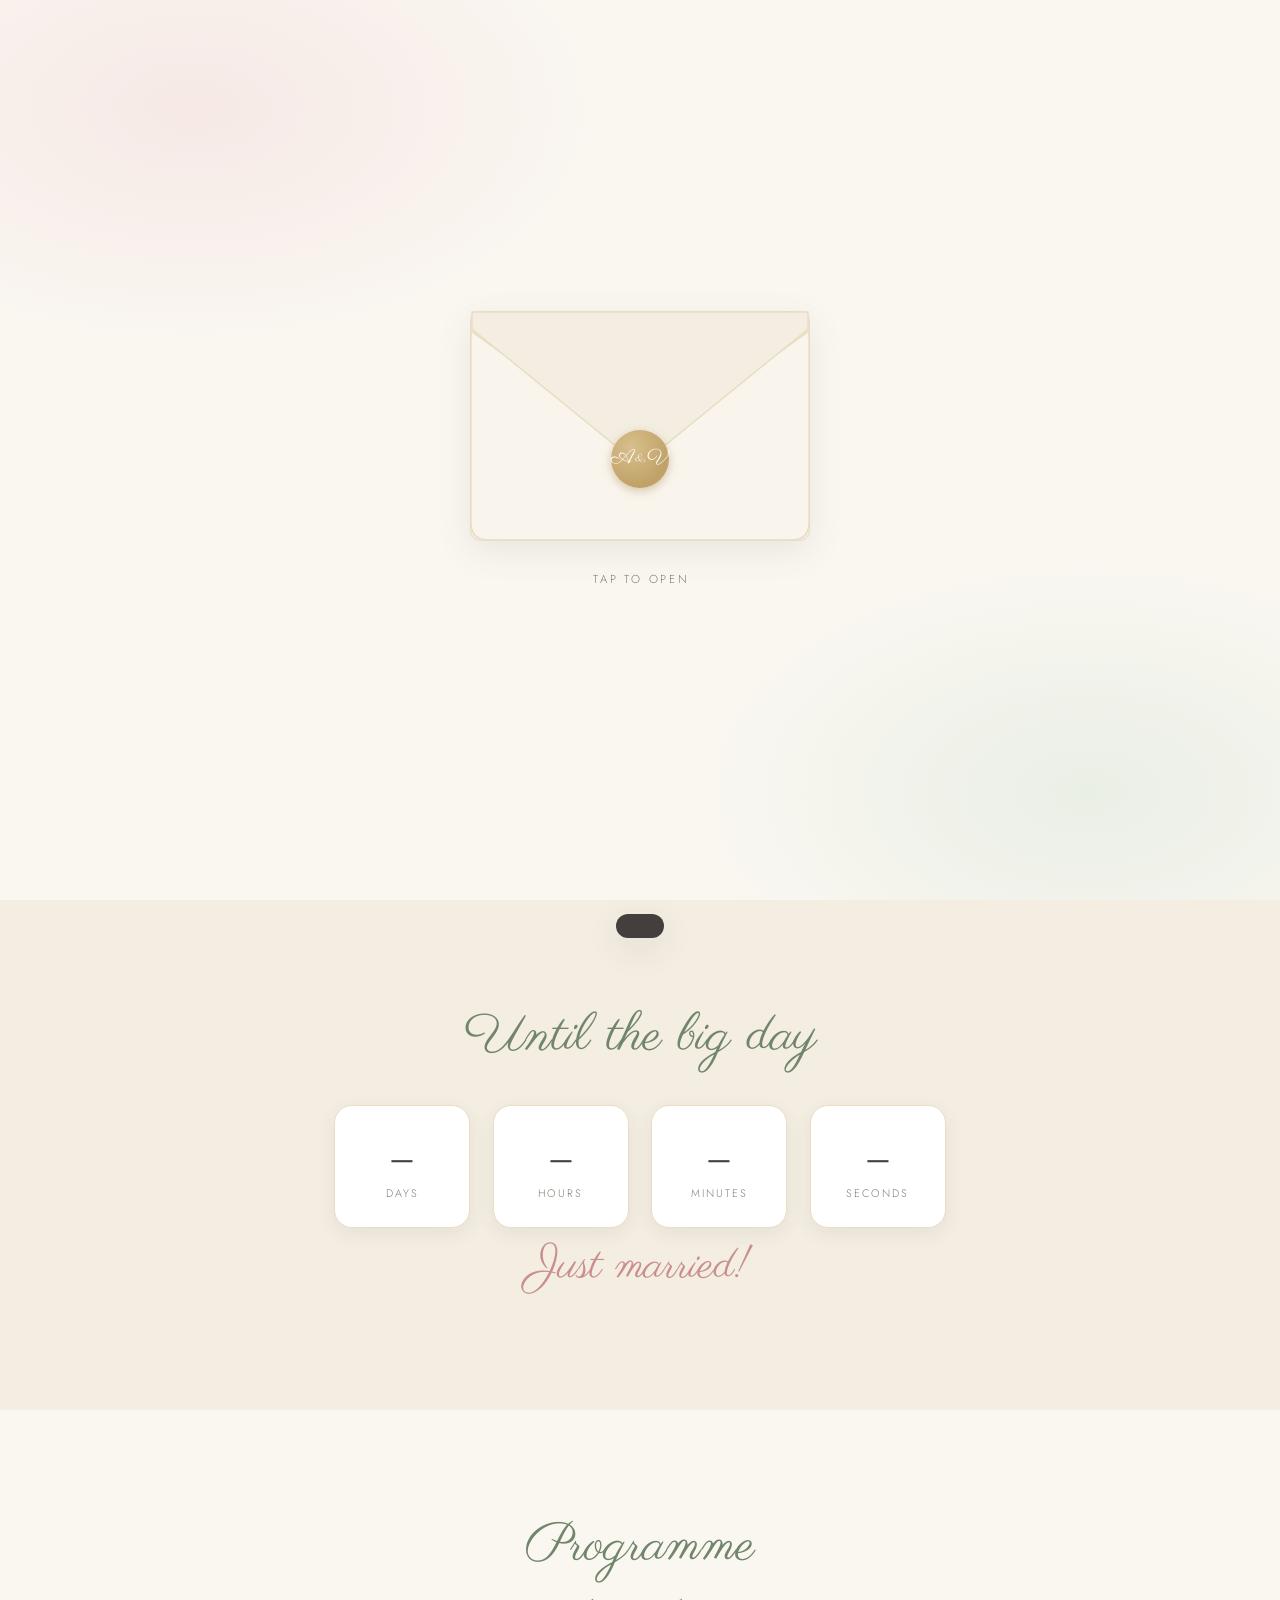
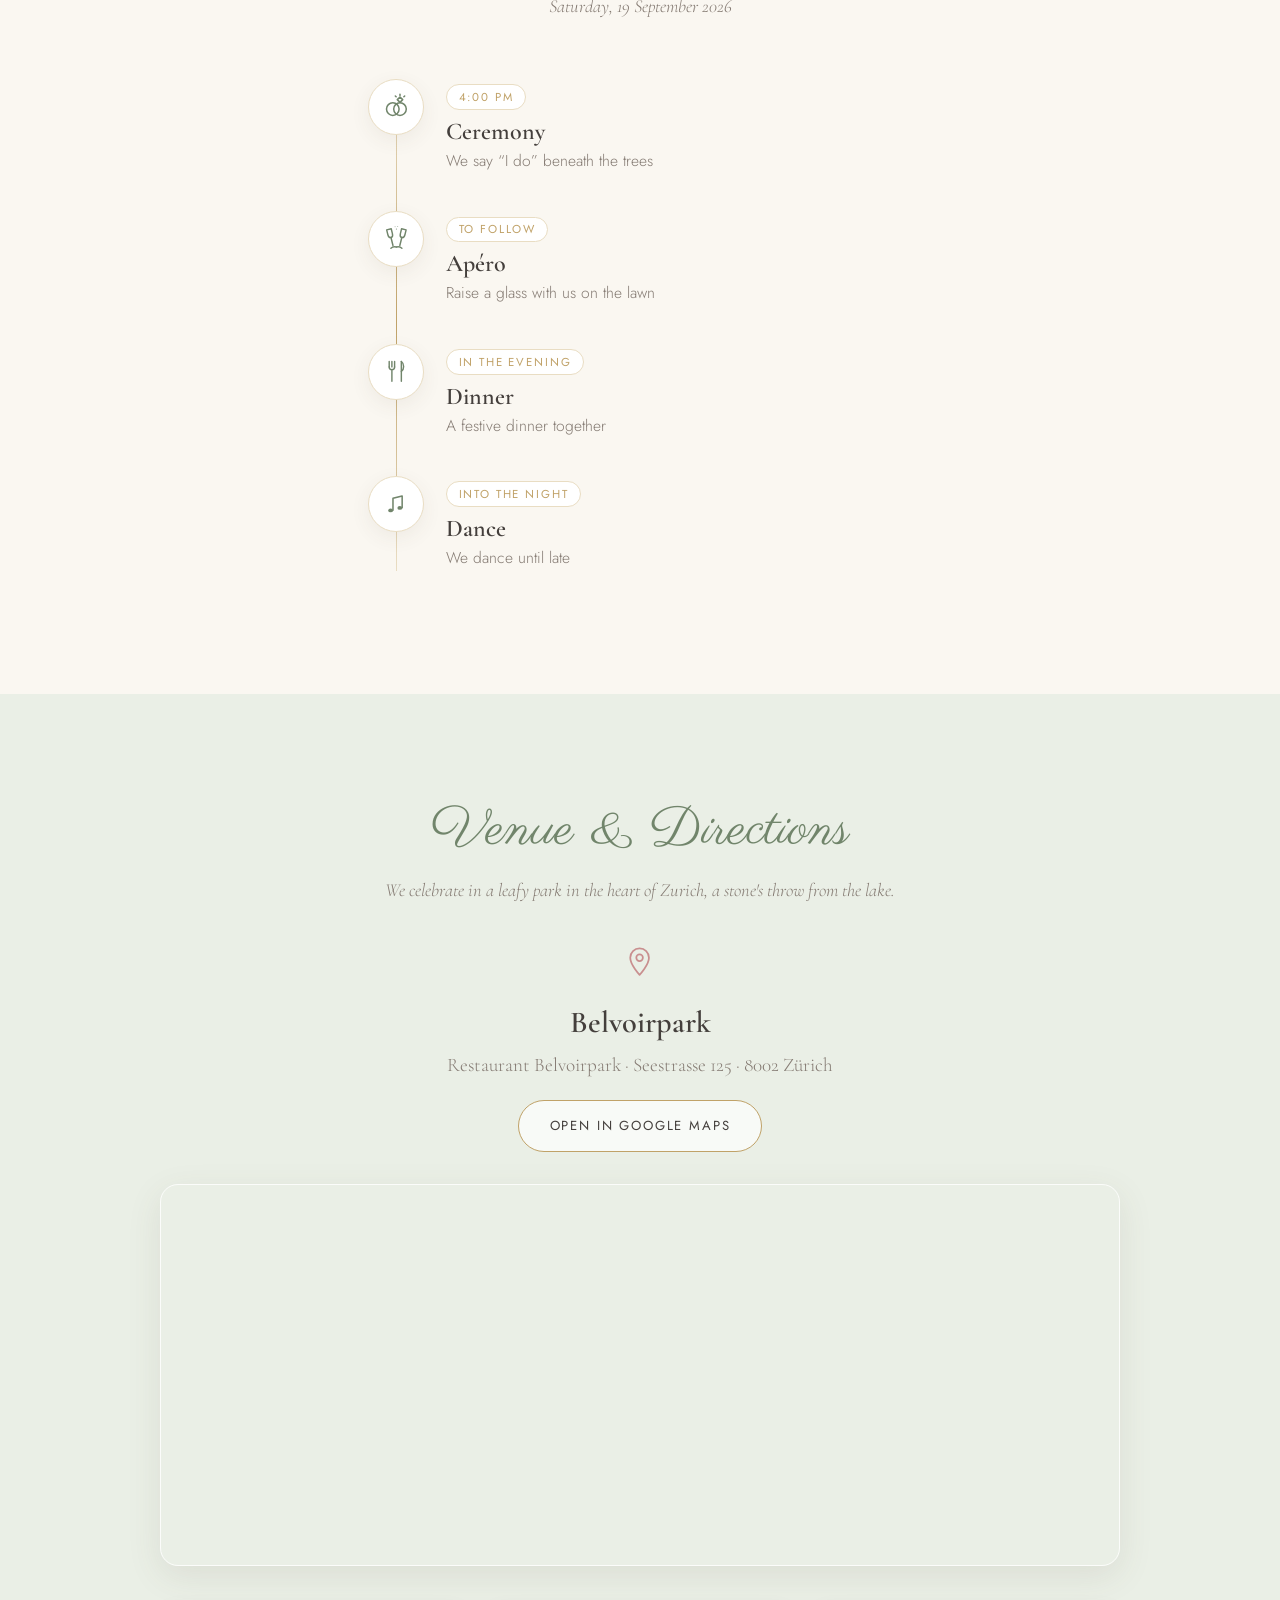
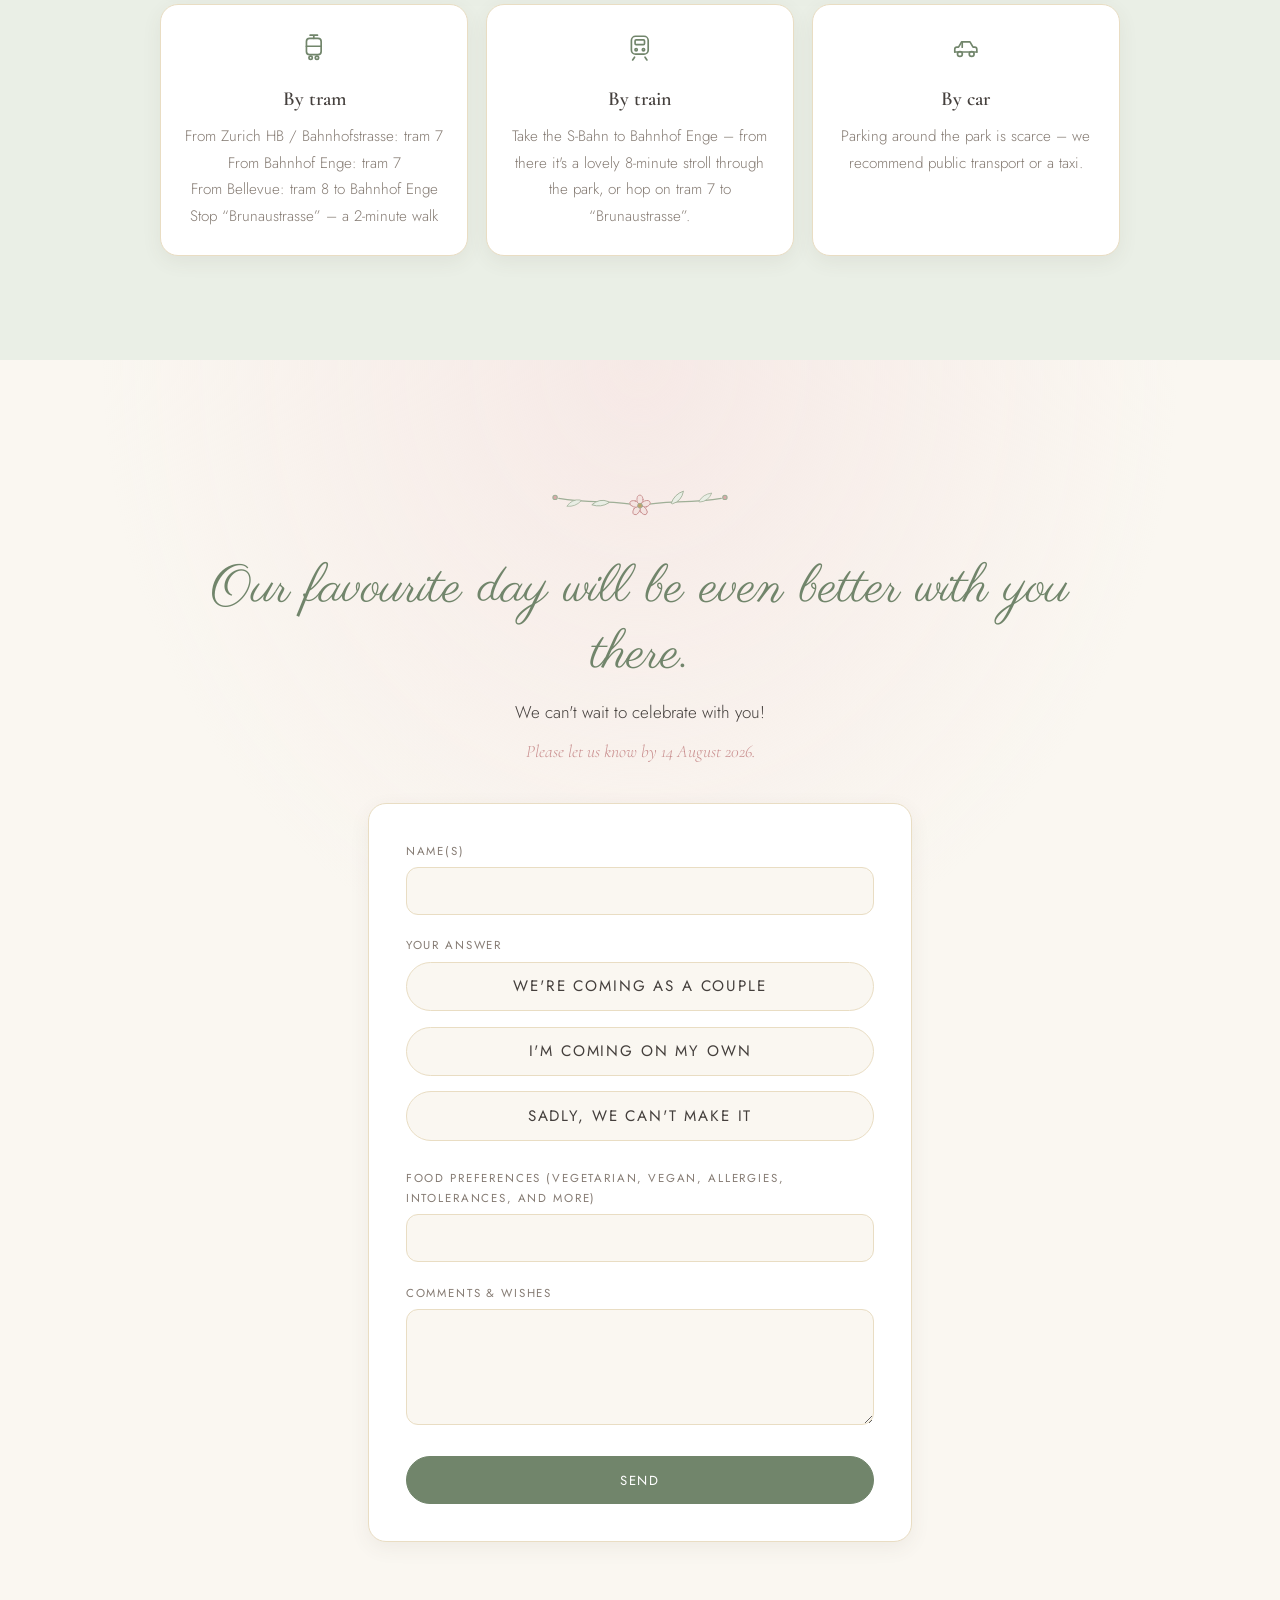
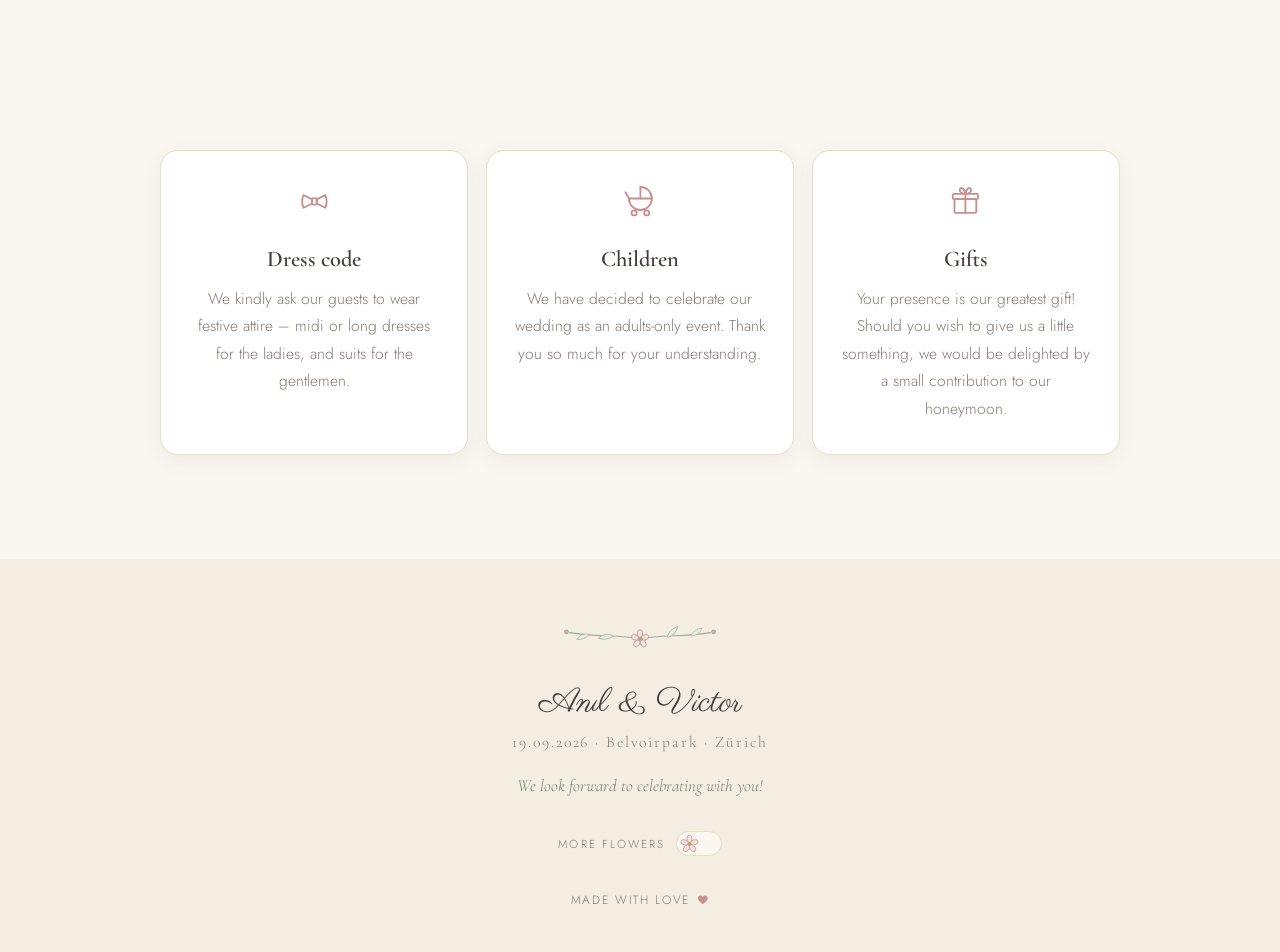
<file: index.html>
<!DOCTYPE html>
<html lang="de">
<head>
  <meta charset="UTF-8">
  <meta name="viewport" content="width=device-width, initial-scale=1.0">
  <title>Anıl &amp; Victor · 19. September 2026</title>
  <meta name="description" content="Anıl & Victor heiraten – 19. September 2026, Belvoirpark, Zürich. Save the date!">
  <meta property="og:title" content="Anıl & Victor · 19. September 2026">
  <meta property="og:description" content="Wir heiraten! Belvoirpark, Zürich – Save the date.">
  <meta property="og:type" content="website">
  <link rel="icon" href='data:image/svg+xml,<svg xmlns="http://www.w3.org/2000/svg" viewBox="0 0 32 32"><circle cx="16" cy="16" r="5" fill="%23C0A268"/><g fill="%23DBA9A9"><ellipse cx="16" cy="6.5" rx="4" ry="5.5"/><ellipse cx="16" cy="25.5" rx="4" ry="5.5"/><ellipse cx="6.5" cy="16" rx="5.5" ry="4"/><ellipse cx="25.5" cy="16" rx="5.5" ry="4"/></g><circle cx="16" cy="16" r="4" fill="%23C0A268"/></svg>'>
  <link rel="preconnect" href="https://fonts.googleapis.com">
  <link rel="preconnect" href="https://fonts.gstatic.com" crossorigin>
  <link href="https://fonts.googleapis.com/css2?family=Parisienne&family=Cormorant+Garamond:ital,wght@0,400;0,500;0,600;1,400&family=Jost:wght@300;400;500&display=swap" rel="stylesheet">
  <link rel="stylesheet" href="css/style.css">
</head>
<body>

  <!-- ══ SVG symbol library (ornaments + icons) ══ -->
  <svg class="svg-defs" aria-hidden="true" focusable="false">
    <defs>
      <g id="orn-leaf">
        <path d="M0 0 Q9 -13 26 -14 Q18 2 2 2 Z" fill="#E9EEE5" stroke="#9FAF97" stroke-width="1.4" stroke-linejoin="round"/>
      </g>
      <g id="orn-flower">
        <g fill="#F4E3E0" stroke="#C98F8F" stroke-width="1.3">
          <ellipse cx="0" cy="-9" rx="4.6" ry="7"/>
          <ellipse cx="0" cy="-9" rx="4.6" ry="7" transform="rotate(72)"/>
          <ellipse cx="0" cy="-9" rx="4.6" ry="7" transform="rotate(144)"/>
          <ellipse cx="0" cy="-9" rx="4.6" ry="7" transform="rotate(216)"/>
          <ellipse cx="0" cy="-9" rx="4.6" ry="7" transform="rotate(288)"/>
        </g>
        <circle cx="0" cy="0" r="3.6" fill="#C0A268"/>
      </g>
      <g id="orn-bud">
        <circle r="2.6" fill="#DBA9A9"/>
      </g>

      <!-- Corner branch: curved stem with leaves, blossoms and buds -->
      <g id="orn-corner" fill="none" stroke="#9FAF97" stroke-width="1.6" stroke-linecap="round">
        <path d="M8 312 C70 268 108 214 118 148 C124 108 120 66 106 28"/>
        <path d="M104 190 C140 178 168 180 196 196"/>
        <path d="M117 110 C148 96 176 94 206 104"/>
        <use href="#orn-leaf" transform="translate(48 282) rotate(-50)"/>
        <use href="#orn-leaf" transform="translate(74 252) rotate(-58) scale(0.9)"/>
        <use href="#orn-leaf" transform="translate(97 216) rotate(-66)"/>
        <use href="#orn-leaf" transform="translate(112 178) rotate(-74) scale(0.85)"/>
        <use href="#orn-leaf" transform="translate(150 182) rotate(6) scale(0.8)"/>
        <use href="#orn-leaf" transform="translate(172 186) rotate(14) scale(0.7)"/>
        <use href="#orn-leaf" transform="translate(150 98) rotate(-4) scale(0.8)"/>
        <use href="#orn-leaf" transform="translate(178 97) rotate(6) scale(0.7)"/>
        <use href="#orn-flower" transform="translate(120 132) scale(1.15)"/>
        <use href="#orn-flower" transform="translate(202 200) scale(0.85)"/>
        <use href="#orn-flower" transform="translate(108 40) scale(0.9)"/>
        <use href="#orn-bud" transform="translate(212 106)"/>
        <use href="#orn-bud" transform="translate(30 296)"/>
        <use href="#orn-bud" transform="translate(122 90)"/>
      </g>

      <!-- Horizontal sprig divider -->
      <g id="orn-divider" fill="none" stroke="#9FAF97" stroke-width="1.4" stroke-linecap="round">
        <path d="M130 30 C104 24 76 28 42 22"/>
        <path d="M130 30 C156 24 184 28 218 22"/>
        <use href="#orn-leaf" transform="translate(96 27) rotate(-158) scale(0.62)"/>
        <use href="#orn-leaf" transform="translate(66 25) rotate(-172) scale(0.55)"/>
        <use href="#orn-leaf" transform="translate(164 27) rotate(-16) scale(0.62)"/>
        <use href="#orn-leaf" transform="translate(194 25) rotate(-4) scale(0.55)"/>
        <use href="#orn-flower" transform="translate(130 30) scale(0.72)"/>
        <use href="#orn-bud" transform="translate(38 21) scale(0.9)"/>
        <use href="#orn-bud" transform="translate(222 21) scale(0.9)"/>
      </g>

      <!-- Intro ring -->
      <g id="orn-ring">
        <circle cx="110" cy="110" r="96" fill="none" stroke="#C0A268" stroke-width="1.6" pathLength="100" class="ring-path"/>
        <g class="ring-sprigs">
          <use href="#orn-flower" transform="translate(110 14) scale(0.8)"/>
          <use href="#orn-leaf" transform="translate(96 16) rotate(-195) scale(0.55)"/>
          <use href="#orn-leaf" transform="translate(124 16) rotate(15) scale(0.55)"/>
          <use href="#orn-flower" transform="translate(110 206) scale(0.65)"/>
        </g>
      </g>

      <!-- Line icons -->
      <g id="icon-rings" fill="none" stroke="currentColor" stroke-width="1.7" stroke-linecap="round" stroke-linejoin="round">
        <circle cx="12" cy="19" r="7"/>
        <circle cx="20" cy="19" r="7"/>
        <path d="M20 5.5 l3 3 -3 3 -3 -3 z"/>
        <path d="M20 2.6 v1.2 M14.8 4.4 l0.9 0.9 M25.2 4.4 l-0.9 0.9"/>
      </g>
      <g id="icon-glasses" fill="none" stroke="currentColor" stroke-width="1.6" stroke-linecap="round" stroke-linejoin="round">
        <g transform="translate(10.5 16) rotate(-14)">
          <path d="M-2.6 -11.5 L-2.6 -6 C-2.6 -3 -0.9 -2.2 0 -2.2 C0.9 -2.2 2.6 -3 2.6 -6 L2.6 -11.5 Z"/>
          <path d="M0 -2.2 V7 M-3 9.5 C-1 8.4 1 8.4 3 9.5"/>
        </g>
        <g transform="translate(21.5 16) rotate(14)">
          <path d="M-2.6 -11.5 L-2.6 -6 C-2.6 -3 -0.9 -2.2 0 -2.2 C0.9 -2.2 2.6 -3 2.6 -6 L2.6 -11.5 Z"/>
          <path d="M0 -2.2 V7 M-3 9.5 C-1 8.4 1 8.4 3 9.5"/>
        </g>
        <circle cx="16" cy="4.5" r="0.6" fill="currentColor" stroke="none"/>
        <circle cx="14.5" cy="2" r="0.5" fill="currentColor" stroke="none"/>
        <circle cx="17.5" cy="1.6" r="0.5" fill="currentColor" stroke="none"/>
      </g>
      <g id="icon-dinner" fill="none" stroke="currentColor" stroke-width="1.6" stroke-linecap="round" stroke-linejoin="round">
        <path d="M8 5 v6 M11 5 v6 M14 5 v6"/>
        <path d="M8 11 a3 3 0 0 0 6 0"/>
        <path d="M11 14 V27"/>
        <path d="M21.5 5 V27"/>
        <path d="M21.5 5 c3.4 2.2 3.4 8.8 0 11"/>
      </g>
      <g id="icon-music" stroke="currentColor" fill="none" stroke-width="1.7" stroke-linecap="round" stroke-linejoin="round">
        <path d="M12.2 22.5 V9.2 L22.4 6.6 V19.7"/>
        <ellipse cx="9.6" cy="22.7" rx="2.7" ry="2.1" fill="currentColor" stroke="none"/>
        <ellipse cx="19.8" cy="19.9" rx="2.7" ry="2.1" fill="currentColor" stroke="none"/>
      </g>
      <g id="icon-tram" fill="none" stroke="currentColor" stroke-width="1.6" stroke-linecap="round" stroke-linejoin="round">
        <rect x="9" y="7" width="14" height="15.5" rx="3"/>
        <path d="M9 14.5 h14"/>
        <path d="M16 7 V4 M12.5 4 h7"/>
        <circle cx="13" cy="25.5" r="1.6"/>
        <circle cx="19" cy="25.5" r="1.6"/>
      </g>
      <g id="icon-train" fill="none" stroke="currentColor" stroke-width="1.6" stroke-linecap="round" stroke-linejoin="round">
        <rect x="8" y="5" width="16" height="17" rx="4"/>
        <rect x="11.5" y="8.5" width="9" height="4.5" rx="1"/>
        <circle cx="12.5" cy="17.8" r="1.1"/>
        <circle cx="19.5" cy="17.8" r="1.1"/>
        <path d="M11 25 l-1.8 2.6 M21 25 l1.8 2.6"/>
      </g>
      <g id="icon-car" fill="none" stroke="currentColor" stroke-width="1.6" stroke-linecap="round" stroke-linejoin="round">
        <path d="M5.5 20 v-2.6 c0 -1.1 0.9 -2 2 -2 h1.6 l2.9 -5 h8 l2.9 5 h1.6 c1.1 0 2 0.9 2 2 V20"/>
        <path d="M5.5 20 h21"/>
        <path d="M12.6 10.4 V15.4"/>
        <circle cx="10.4" cy="21.8" r="2.3"/>
        <circle cx="21.6" cy="21.8" r="2.3"/>
      </g>
      <g id="icon-dress" fill="none" stroke="currentColor" stroke-width="1.6" stroke-linecap="round" stroke-linejoin="round">
        <path d="M6.5 10.5 L14 14.2 V17.8 L6.5 21.5 C5 18 5 14 6.5 10.5 Z"/>
        <path d="M25.5 10.5 L18 14.2 V17.8 L25.5 21.5 C27 18 27 14 25.5 10.5 Z"/>
        <rect x="14" y="13.2" width="4" height="5.6" rx="1.2"/>
      </g>
      <g id="icon-gift" fill="none" stroke="currentColor" stroke-width="1.6" stroke-linecap="round" stroke-linejoin="round">
        <rect x="6.5" y="14" width="19" height="12" rx="1.2"/>
        <rect x="5" y="9.5" width="22" height="4.5" rx="1.2"/>
        <path d="M16 9.5 V26"/>
        <path d="M16 9.5 C12.5 9.5 10.4 7.2 11.2 5.2 C12 3.4 15 4.2 16 9.5 Z"/>
        <path d="M16 9.5 C19.5 9.5 21.6 7.2 20.8 5.2 C20 3.4 17 4.2 16 9.5 Z"/>
      </g>
      <g id="icon-pram" fill="none" stroke="currentColor" stroke-width="1.6" stroke-linecap="round" stroke-linejoin="round">
        <path d="M6 13.5 A10 10 0 0 0 26 13.5 Z"/>
        <path d="M16 3.5 A10 10 0 0 1 26 13.5"/>
        <path d="M16 3.5 V13.5"/>
        <path d="M6 13.5 L3 8"/>
        <circle cx="10.5" cy="26" r="2.2"/>
        <circle cx="21.5" cy="26" r="2.2"/>
      </g>
      <g id="icon-pin" fill="none" stroke="currentColor" stroke-width="1.6" stroke-linecap="round" stroke-linejoin="round">
        <path d="M16 4 a8.5 8.5 0 0 1 8.5 8.5 C24.5 19 16 28 16 28 C16 28 7.5 19 7.5 12.5 A8.5 8.5 0 0 1 16 4 Z"/>
        <circle cx="16" cy="12.5" r="3"/>
      </g>
      <g id="icon-heart">
        <path d="M16 26.5 C8.6 21 4.5 16.6 4.5 11.9 A6 6 0 0 1 16 9.3 A6 6 0 0 1 27.5 11.9 C27.5 16.6 23.4 21 16 26.5 Z" fill="currentColor"/>
      </g>
      <g id="icon-chevron" fill="none" stroke="currentColor" stroke-width="1.8" stroke-linecap="round" stroke-linejoin="round">
        <path d="M9 13 l7 7 7 -7"/>
      </g>
      <g id="icon-camera" fill="none" stroke="currentColor" stroke-width="1.6" stroke-linecap="round" stroke-linejoin="round">
        <rect x="3.5" y="9.5" width="25" height="16.5" rx="2.6"/>
        <path d="M11.4 9.5 L13.2 6.4 h5.6 L20.6 9.5"/>
        <circle cx="16" cy="17.8" r="5"/>
        <circle cx="23.8" cy="13.6" r="0.9" fill="currentColor" stroke="none"/>
      </g>
      <g id="icon-quiz" fill="none" stroke="currentColor" stroke-width="1.6" stroke-linecap="round" stroke-linejoin="round">
        <rect x="4.5" y="5" width="23" height="18" rx="3"/>
        <path d="M11.5 23 v4.3 L16.8 23"/>
        <path d="M12.8 11.4 a3.3 3.3 0 1 1 3.5 3.9 v1.5"/>
        <circle cx="16.3" cy="19.2" r="0.95" fill="currentColor" stroke="none"/>
      </g>
    </defs>
  </svg>

  <!-- ══ Welcome animation: envelope with invitation card ══ -->
  <div class="intro" id="intro">
    <div class="intro-stage">
      <div class="envelope">
        <div class="env-back"></div>
        <div class="env-card">
          <div class="intro-ring-wrap">
            <svg class="intro-ring" viewBox="0 0 220 220" aria-hidden="true"><use href="#orn-ring"/></svg>
            <span class="intro-monogram">A&nbsp;<em>&amp;</em>&nbsp;V</span>
          </div>
          <p class="intro-names">Anıl &amp; Victor</p>
          <p class="intro-date">19 · 09 · 2026</p>
        </div>
        <svg class="env-front" viewBox="0 0 340 230" preserveAspectRatio="none" aria-hidden="true">
          <path d="M1 20 L170 142 L339 20 L339 211 Q339 229 321 229 L19 229 Q1 229 1 211 Z" fill="#FAF5EC" stroke="#E9DDC3" stroke-width="1.5"/>
          <path d="M1 20 L170 142 L339 20" fill="none" stroke="#E9DDC3" stroke-width="1.2" opacity="0.7"/>
        </svg>
        <div class="env-flap">
          <svg viewBox="0 0 340 154" preserveAspectRatio="none" aria-hidden="true">
            <path d="M2 1 L338 1 L338 18 L178 148 Q170 154 162 148 L2 18 Z" fill="#F4EEE2" stroke="#E9DDC3" stroke-width="1.5"/>
          </svg>
        </div>
        <div class="env-seal">A<em>&amp;</em>V</div>
      </div>
      <p class="intro-hint" data-i18n="intro.hint">Zum Öffnen tippen</p>
    </div>
  </div>

  <!-- ══ Header with language switch ══ -->
  <header class="site-header" id="siteHeader">
    <a class="header-monogram" href="#top" aria-label="Anıl & Victor">A<em>&amp;</em>V</a>
    <nav class="lang-switch" aria-label="Language">
      <button type="button" data-lang="de" aria-label="Deutsch">DE</button>
      <button type="button" data-lang="tr" aria-label="Türkçe">TR</button>
      <button type="button" data-lang="en" aria-label="English">EN</button>
      <button type="button" data-lang="it" aria-label="Italiano">IT</button>
      <button type="button" data-lang="fr" aria-label="Français">FR</button>
    </nav>
  </header>

  <main id="top">

    <!-- ══ Hero ══ -->
    <section class="hero">
      <svg class="hero-corner tl" viewBox="0 0 320 320" aria-hidden="true"><use href="#orn-corner"/></svg>
      <svg class="hero-corner br" viewBox="0 0 320 320" aria-hidden="true"><use href="#orn-corner"/></svg>
      <div class="bloom-extras" aria-hidden="true">
        <svg class="hero-corner tr" viewBox="0 0 320 320"><use href="#orn-corner"/></svg>
        <svg class="hero-corner bl" viewBox="0 0 320 320"><use href="#orn-corner"/></svg>
        <svg class="bloom-flower" style="left:7%;top:40%;width:28px;animation-duration:5.4s" viewBox="-17 -17 34 34"><use href="#orn-flower"/></svg>
        <svg class="bloom-flower" style="left:15%;top:60%;width:20px;animation-duration:6.3s;animation-delay:-2s" viewBox="-17 -17 34 34"><use href="#orn-flower"/></svg>
        <svg class="bloom-flower" style="left:27%;top:20%;width:18px;animation-duration:4.8s;animation-delay:-1s" viewBox="-17 -17 34 34"><use href="#orn-flower"/></svg>
        <svg class="bloom-flower" style="right:9%;top:34%;width:24px;animation-duration:5.8s;animation-delay:-3s" viewBox="-17 -17 34 34"><use href="#orn-flower"/></svg>
        <svg class="bloom-flower" style="right:17%;top:58%;width:19px;animation-duration:6.6s;animation-delay:-1.4s" viewBox="-17 -17 34 34"><use href="#orn-flower"/></svg>
        <svg class="bloom-flower" style="right:28%;bottom:14%;width:22px;animation-duration:5.1s;animation-delay:-2.6s" viewBox="-17 -17 34 34"><use href="#orn-flower"/></svg>
        <svg class="bloom-flower" style="left:12%;bottom:20%;width:24px;animation-duration:6s;animation-delay:-4s" viewBox="-17 -17 34 34"><use href="#orn-flower"/></svg>
        <svg class="bloom-flower" style="right:6%;bottom:36%;width:17px;animation-duration:4.6s;animation-delay:-.8s" viewBox="-17 -17 34 34"><use href="#orn-flower"/></svg>
        <svg class="bloom-bud" style="left:22%;top:44%;width:8px;animation-duration:5s" viewBox="-3.5 -3.5 7 7"><use href="#orn-bud"/></svg>
        <svg class="bloom-bud" style="right:24%;top:24%;width:7px;animation-duration:5.7s;animation-delay:-2.2s" viewBox="-3.5 -3.5 7 7"><use href="#orn-bud"/></svg>
        <svg class="bloom-bud" style="left:33%;bottom:10%;width:9px;animation-duration:6.2s;animation-delay:-3.4s" viewBox="-3.5 -3.5 7 7"><use href="#orn-bud"/></svg>
        <svg class="bloom-leaf" style="left:5%;top:26%;width:26px;animation-duration:6.8s;animation-delay:-1.8s" viewBox="-1 -16 29 20"><use href="#orn-leaf"/></svg>
        <svg class="bloom-leaf" style="right:13%;bottom:16%;width:24px;animation-duration:5.5s;animation-delay:-2.8s;transform:scaleX(-1)" viewBox="-1 -16 29 20"><use href="#orn-leaf"/></svg>
        <div class="petals">
          <span class="petal" style="--l:4%;--d:11s;--delay:0s;--drift:80px;--s:11px"></span>
          <span class="petal" style="--l:12%;--d:14s;--delay:-6s;--drift:-50px;--s:9px"></span>
          <span class="petal" style="--l:21%;--d:10s;--delay:-3s;--drift:60px;--s:13px"></span>
          <span class="petal" style="--l:30%;--d:13s;--delay:-9s;--drift:-70px;--s:8px"></span>
          <span class="petal" style="--l:38%;--d:12s;--delay:-1.5s;--drift:90px;--s:10px"></span>
          <span class="petal" style="--l:47%;--d:15s;--delay:-7s;--drift:-40px;--s:12px"></span>
          <span class="petal" style="--l:55%;--d:10.5s;--delay:-4.5s;--drift:75px;--s:9px"></span>
          <span class="petal" style="--l:64%;--d:13.5s;--delay:-11s;--drift:-85px;--s:11px"></span>
          <span class="petal" style="--l:72%;--d:11.5s;--delay:-2.5s;--drift:55px;--s:13px"></span>
          <span class="petal" style="--l:81%;--d:14.5s;--delay:-8s;--drift:-60px;--s:8px"></span>
          <span class="petal" style="--l:89%;--d:12.5s;--delay:-5.5s;--drift:70px;--s:10px"></span>
          <span class="petal" style="--l:96%;--d:10.8s;--delay:-1s;--drift:-45px;--s:12px"></span>
        </div>
      </div>
      <div class="hero-content">
        <p class="hero-pre" data-i18n="hero.pre">Wir heiraten</p>
        <h1 class="hero-names">Anıl <span class="amp">&amp;</span> Victor</h1>
        <svg class="orn-divider" viewBox="0 0 260 60" aria-hidden="true"><use href="#orn-divider"/></svg>
        <p class="hero-date" data-i18n="hero.date">19. September 2026</p>
        <p class="hero-venue" data-i18n="hero.venue">Belvoirpark · Zürich</p>
        <div class="hero-actions">
          <a class="btn btn-hero btn-fill" href="https://drive.google.com/drive/folders/1Iy2_ls406eh1OVlYakt6XPRlg2C6gC-g" target="_blank" rel="noopener">
            <svg class="btn-hero-icon" viewBox="0 0 32 32" aria-hidden="true"><use href="#icon-camera"/></svg>
            <span class="btn-hero-text">
              <span class="btn-hero-label" data-i18n="hero.photos">Fotos teilen</span>
              <span class="btn-hero-hint" data-i18n="hero.photosHint">Eure Bilder hochladen</span>
            </span>
          </a>
          <a class="btn btn-hero btn-outline" href="https://kahoot.it" target="_blank" rel="noopener">
            <svg class="btn-hero-icon" viewBox="0 0 32 32" aria-hidden="true"><use href="#icon-quiz"/></svg>
            <span class="btn-hero-text">
              <span class="btn-hero-label" data-i18n="hero.quiz">Quiz spielen</span>
              <span class="btn-hero-hint" data-i18n="hero.quizHint">Kahoot · Hochzeitsquiz</span>
            </span>
          </a>
        </div>
      </div>
      <a class="scroll-cue" href="#countdown" aria-label="Scroll">
        <svg viewBox="0 0 32 32" aria-hidden="true"><use href="#icon-chevron"/></svg>
      </a>
    </section>

    <!-- ══ Countdown ══ -->
    <section class="section countdown-section" id="countdown">
      <div class="section-inner reveal">
        <h2 class="section-title" data-i18n="countdown.title">Bis zum grossen Tag</h2>
        <div class="countdown" id="countdownGrid">
          <div class="count-tile"><span class="count-num" id="cdDays">–</span><span class="count-label" data-i18n="countdown.days">Tage</span></div>
          <div class="count-tile"><span class="count-num" id="cdHours">–</span><span class="count-label" data-i18n="countdown.hours">Stunden</span></div>
          <div class="count-tile"><span class="count-num" id="cdMinutes">–</span><span class="count-label" data-i18n="countdown.minutes">Minuten</span></div>
          <div class="count-tile"><span class="count-num" id="cdSeconds">–</span><span class="count-label" data-i18n="countdown.seconds">Sekunden</span></div>
        </div>
        <p class="countdown-married" id="countdownMarried" data-i18n="countdown.married" hidden>Frisch verheiratet!</p>
      </div>
    </section>

    <!-- ══ Program ══ -->
    <section class="section" id="programm">
      <div class="section-inner reveal">
        <h2 class="section-title" data-i18n="program.title">Programm</h2>
        <p class="section-sub" data-i18n="program.sub">Samstag, 19. September 2026</p>
        <ol class="timeline">
          <li class="tl-item reveal">
            <div class="tl-icon"><svg viewBox="0 0 32 32" aria-hidden="true"><use href="#icon-rings"/></svg></div>
            <div class="tl-body">
              <span class="tl-time" data-i18n="program.t1.time">16:00 Uhr</span>
              <h3 class="tl-name" data-i18n="program.t1.name">Zeremonie</h3>
              <p class="tl-desc" data-i18n="program.t1.desc">Wir geben uns das Ja-Wort im Park</p>
            </div>
          </li>
          <li class="tl-item reveal">
            <div class="tl-icon"><svg viewBox="0 0 32 32" aria-hidden="true"><use href="#icon-glasses"/></svg></div>
            <div class="tl-body">
              <span class="tl-time" data-i18n="program.t2.time">anschliessend</span>
              <h3 class="tl-name" data-i18n="program.t2.name">Apéro</h3>
              <p class="tl-desc" data-i18n="program.t2.desc">Anstossen, Lachen und Sonne im Grünen</p>
            </div>
          </li>
          <li class="tl-item reveal">
            <div class="tl-icon"><svg viewBox="0 0 32 32" aria-hidden="true"><use href="#icon-dinner"/></svg></div>
            <div class="tl-body">
              <span class="tl-time" data-i18n="program.t3.time">am Abend</span>
              <h3 class="tl-name" data-i18n="program.t3.name">Dinner</h3>
              <p class="tl-desc" data-i18n="program.t3.desc">Gemeinsam geniessen wir ein festliches Dinner</p>
            </div>
          </li>
          <li class="tl-item reveal">
            <div class="tl-icon"><svg viewBox="0 0 32 32" aria-hidden="true"><use href="#icon-music"/></svg></div>
            <div class="tl-body">
              <span class="tl-time" data-i18n="program.t4.time">bis in die Nacht</span>
              <h3 class="tl-name" data-i18n="program.t4.name">Tanz</h3>
              <p class="tl-desc" data-i18n="program.t4.desc">Wir tanzen bis spät in die Nacht</p>
            </div>
          </li>
        </ol>
      </div>
    </section>

    <!-- ══ Location ══ -->
    <section class="section location-section" id="location">
      <div class="section-inner reveal">
        <h2 class="section-title" data-i18n="location.title">Ort &amp; Anreise</h2>
        <p class="section-sub" data-i18n="location.sub">Wir feiern im Grünen – mitten in Zürich, ein paar Schritte vom See.</p>
        <div class="venue-card">
          <svg class="venue-pin" viewBox="0 0 32 32" aria-hidden="true"><use href="#icon-pin"/></svg>
          <p class="venue-name">Belvoirpark</p>
          <p class="venue-addr">Restaurant Belvoirpark · Seestrasse 125 · 8002 Zürich</p>
          <a class="btn btn-outline" href="https://maps.google.com/?q=Belvoirpark,+Seestrasse+125,+8002+Z%C3%BCrich" target="_blank" rel="noopener" data-i18n="location.maps">In Google Maps öffnen</a>
        </div>
        <div class="map-wrap">
          <iframe src="https://www.google.com/maps?q=Belvoirpark%2C%20Seestrasse%20125%2C%208002%20Z%C3%BCrich&output=embed" loading="lazy" title="Belvoirpark, Seestrasse 125, 8002 Zürich" allowfullscreen referrerpolicy="no-referrer-when-downgrade"></iframe>
        </div>
        <div class="travel-grid">
          <div class="travel-card reveal">
            <svg viewBox="0 0 32 32" aria-hidden="true"><use href="#icon-tram"/></svg>
            <h3 data-i18n="location.tram.title">Mit dem Tram</h3>
            <p data-i18n="location.tram.text">Ab Zürich HB / Bahnhofstrasse: Tram 7
Ab Bahnhof Enge: Tram 7
Ab Bellevue: Tram 8 bis Bahnhof Enge
Haltestelle «Brunaustrasse» – 2 Gehminuten</p>
          </div>
          <div class="travel-card reveal">
            <svg viewBox="0 0 32 32" aria-hidden="true"><use href="#icon-train"/></svg>
            <h3 data-i18n="location.train.title">Mit dem Zug</h3>
            <p data-i18n="location.train.text">Mit der S-Bahn bis Bahnhof Enge – von dort sind es rund 8 Minuten zu Fuss durch den Park, oder Ihr nehmt das Tram 7 bis «Brunaustrasse».</p>
          </div>
          <div class="travel-card reveal">
            <svg viewBox="0 0 32 32" aria-hidden="true"><use href="#icon-car"/></svg>
            <h3 data-i18n="location.car.title">Mit dem Auto</h3>
            <p data-i18n="location.car.text">Parkplätze rund um den Park sind rar – wir empfehlen die Anreise mit dem ÖV oder dem Taxi.</p>
          </div>
        </div>
      </div>
    </section>

    <!-- ══ RSVP ══ -->
    <section class="section rsvp-section" id="rsvp">
      <div class="section-inner reveal">
        <svg class="orn-divider" viewBox="0 0 260 60" aria-hidden="true"><use href="#orn-divider"/></svg>
        <h2 class="section-title" data-i18n="rsvp.title">Der schönste Tag wird noch schöner mit Euch.</h2>
        <p class="rsvp-text" data-i18n="rsvp.text">Wir freuen uns riesig, mit Euch zu feiern!</p>
        <p class="rsvp-deadline" data-i18n="rsvp.deadline">Bitte gebt uns bis am 14. August 2026 Bescheid.</p>
        <form class="rsvp-form" id="rsvpForm" novalidate>
          <div class="form-field">
            <label for="rsvpName" data-i18n="form.name">Name(n)</label>
            <input type="text" id="rsvpName" name="name" required autocomplete="name">
          </div>
          <fieldset class="form-field form-attend">
            <legend data-i18n="form.attend">Eure Antwort</legend>
            <div class="attend-options">
              <label class="attend-pill">
                <input type="radio" name="attend" value="couple" required>
                <span data-i18n="form.attend.couple">Wir kommen zu zweit</span>
              </label>
              <label class="attend-pill">
                <input type="radio" name="attend" value="single">
                <span data-i18n="form.attend.single">Ich komme alleine</span>
              </label>
              <label class="attend-pill">
                <input type="radio" name="attend" value="no">
                <span data-i18n="form.attend.no">Wir können leider nicht kommen</span>
              </label>
            </div>
          </fieldset>
          <div class="form-field">
            <label for="rsvpAllergies" data-i18n="form.allergies">Essenswünsche (vegetarisch, vegan, Allergien, Unverträglichkeiten &amp; mehr)</label>
            <input type="text" id="rsvpAllergies" name="allergies">
          </div>
          <div class="form-field">
            <label for="rsvpComments" data-i18n="form.comments">Kommentare &amp; Wünsche</label>
            <textarea id="rsvpComments" name="comments" rows="4"></textarea>
          </div>
          <div class="form-field hp-field" aria-hidden="true">
            <label for="rsvpWebsite">Website</label>
            <input type="text" id="rsvpWebsite" name="website" tabindex="-1" autocomplete="off">
          </div>
          <button type="submit" class="btn btn-fill rsvp-submit" id="rsvpSubmit" data-i18n="form.submit">Abschicken</button>
        </form>
        <div class="rsvp-success" id="rsvpSuccess" hidden>
          <svg class="orn-divider" viewBox="0 0 260 60" aria-hidden="true"><use href="#orn-divider"/></svg>
          <p class="rsvp-success-title" data-i18n="form.success.title">Merci vielmal!</p>
          <p class="rsvp-success-text" data-i18n="form.success.text">Eure Antwort ist bei uns angekommen. Wir freuen uns riesig!</p>
        </div>
      </div>
    </section>

    <!-- ══ Dress code & gifts ══ -->
    <section class="section details-section">
      <div class="section-inner">
        <div class="details-grid">
          <div class="card reveal">
            <svg viewBox="0 0 32 32" aria-hidden="true"><use href="#icon-dress"/></svg>
            <h3 data-i18n="dress.title">Dresscode</h3>
            <p data-i18n="dress.text">Wir bitten unsere Gäste um festliche Kleidung – Midi- oder lange Kleider für die Damen, Anzüge für die Herren.</p>
          </div>
          <div class="card reveal">
            <svg viewBox="0 0 32 32" aria-hidden="true"><use href="#icon-pram"/></svg>
            <h3 data-i18n="children.title">Kinder</h3>
            <p data-i18n="children.text">Wir haben uns entschieden, unsere Hochzeit nur mit Erwachsenen zu feiern. Herzlichen Dank für Euer Verständnis.</p>
          </div>
          <div class="card reveal">
            <svg viewBox="0 0 32 32" aria-hidden="true"><use href="#icon-gift"/></svg>
            <h3 data-i18n="gifts.title">Geschenke</h3>
            <p data-i18n="gifts.text">Eure Anwesenheit ist unser grösstes Geschenk! Falls Ihr uns dennoch etwas schenken möchtet, freuen wir uns über einen kleinen Zustupf an unsere Hochzeitsreise.</p>
          </div>
        </div>
      </div>
    </section>

  </main>

  <!-- ══ Footer ══ -->
  <footer class="site-footer">
    <svg class="orn-divider" viewBox="0 0 260 60" aria-hidden="true"><use href="#orn-divider"/></svg>
    <p class="footer-names">Anıl &amp; Victor</p>
    <p class="footer-meta">19.09.2026 · Belvoirpark · Zürich</p>
    <p class="footer-tagline" data-i18n="footer.tagline">Wir freuen uns auf Euch!</p>
    <button type="button" class="bloom-toggle" id="bloomToggle" aria-pressed="false">
      <span class="bloom-label" data-i18n="footer.bloom">Mehr Blüten</span>
      <span class="bloom-switch" aria-hidden="true">
        <span class="bloom-knob"><svg viewBox="-17 -17 34 34"><use href="#orn-flower"/></svg></span>
      </span>
    </button>
    <p class="footer-made">
      <span data-i18n="footer.made">Mit Liebe gemacht</span>
      <svg class="footer-heart" viewBox="0 0 32 32" aria-hidden="true"><use href="#icon-heart"/></svg>
    </p>
  </footer>

  <!-- ══ Toast (RSVP placeholder feedback) ══ -->
  <div class="toast" id="toast" role="status" aria-live="polite"></div>

  <script src="js/translations.js"></script>
  <script src="js/main.js"></script>
</body>
</html>
</file>
<file: css/style.css>
/* ═════════════════════════════════════════════════════════════
   Anil & Victor · Hochzeitswebsite
   Palette: Ivory · Blush · Sage · Gold
   ═════════════════════════════════════════════════════════════ */

:root {
  --ivory: #FAF7F1;
  --ivory-deep: #F3EDE2;
  --blush: #DBA9A9;
  --blush-soft: #F6E9E6;
  --blush-deep: #C98F8F;
  --sage: #9FAF97;
  --sage-deep: #71856B;
  --sage-soft: #EAEFE6;
  --gold: #C0A268;
  --gold-soft: #E9DDC3;
  --ink: #443F3C;
  --ink-soft: #857B73;
  --white: #FFFFFF;

  --script: 'Parisienne', cursive;
  --serif: 'Cormorant Garamond', Georgia, serif;
  --sans: 'Jost', 'Helvetica Neue', sans-serif;

  --shadow: 0 10px 34px rgba(88, 74, 58, 0.10);
  --shadow-soft: 0 6px 20px rgba(88, 74, 58, 0.07);
  --radius: 18px;
}

* { margin: 0; padding: 0; box-sizing: border-box; }

html { scroll-behavior: smooth; }

body {
  font-family: var(--sans);
  font-weight: 300;
  font-size: 1.0625rem;
  line-height: 1.75;
  color: var(--ink);
  background: var(--ivory);
  -webkit-font-smoothing: antialiased;
  overflow-x: hidden;
}

body.no-scroll { overflow: hidden; }

.svg-defs { position: absolute; width: 0; height: 0; overflow: hidden; }

img, svg, iframe { max-width: 100%; }

::selection { background: var(--gold-soft); color: var(--ink); }

/* ═══ Intro overlay ═══════════════════════════════════════════ */

.intro {
  position: fixed;
  inset: 0;
  z-index: 1000;
  display: flex;
  align-items: center;
  justify-content: center;
  background:
    radial-gradient(55% 45% at 15% 12%, var(--blush-soft) 0%, transparent 62%),
    radial-gradient(50% 42% at 85% 88%, var(--sage-soft) 0%, transparent 62%),
    var(--ivory);
  cursor: pointer;
}

.intro-stage { text-align: center; padding: 1rem; }

/* — Envelope — */

.envelope {
  position: relative;
  width: min(340px, 84vw);
  aspect-ratio: 340 / 230;
  margin: 0 auto;
  perspective: 1000px;
}

.intro:not(.opening) .envelope { animation: env-float 3.2s ease-in-out infinite; }

.env-back {
  position: absolute;
  inset: 0;
  border-radius: 10px;
  background: linear-gradient(var(--blush-soft) 0%, var(--blush-soft) 42%, #F1EAE0 42%);
  border: 1px solid var(--gold-soft);
  box-shadow: var(--shadow);
}

.env-front {
  position: absolute;
  inset: 0;
  width: 100%;
  height: 100%;
  z-index: 3;
  pointer-events: none;
}

.env-flap {
  position: absolute;
  top: 0;
  left: 0;
  width: 100%;
  height: 67%;
  z-index: 4;
  transform-origin: top center;
  transition: transform 0.6s cubic-bezier(0.55, 0.06, 0.35, 1);
}

.env-flap svg { display: block; width: 100%; height: 100%; }

.env-seal {
  position: absolute;
  left: 50%;
  top: 64%;
  z-index: 5;
  width: 58px;
  height: 58px;
  margin: -29px 0 0 -29px;
  border-radius: 50%;
  background: radial-gradient(circle at 35% 30%, #D8BF8C, var(--gold) 70%);
  color: var(--white);
  font-family: var(--script);
  font-size: 1.22rem;
  line-height: 1;
  display: flex;
  align-items: center;
  justify-content: center;
  box-shadow: 0 3px 10px rgba(139, 109, 55, 0.35);
  transition: opacity 0.35s ease, transform 0.35s ease;
}

.env-seal em { font-style: normal; font-size: 0.68em; padding: 0 0.08em; opacity: 0.9; }

.intro-hint {
  margin-top: 1.7rem;
  font-size: 0.72rem;
  letter-spacing: 0.24em;
  text-indent: 0.24em;
  text-transform: uppercase;
  color: var(--ink-soft);
  animation: hint-pulse 2.2s ease-in-out infinite;
  transition: opacity 0.4s ease;
}

/* — Invitation card inside the envelope — */

.env-card {
  position: absolute;
  left: 50%;
  top: 50%;
  z-index: 2;
  width: 88%;
  transform: translate(-50%, -44%) scale(0.52);
  background: var(--white);
  border: 1px solid var(--gold-soft);
  border-radius: 14px;
  padding: 1.5rem 1.1rem 1.3rem;
  box-shadow: 0 10px 30px rgba(88, 74, 58, 0.14);
  transition: transform 0.85s cubic-bezier(0.25, 0.7, 0.25, 1);
}

.intro-ring-wrap {
  position: relative;
  width: min(11rem, 46vw);
  margin: 0 auto 0.9rem;
}

.intro-ring { display: block; width: 100%; height: auto; }

.intro .ring-path { stroke-dasharray: 100; stroke-dashoffset: 100; }
.intro .ring-sprigs { opacity: 0; }

.intro-monogram {
  position: absolute;
  inset: 0;
  display: flex;
  align-items: center;
  justify-content: center;
  font-family: var(--script);
  font-size: clamp(2.1rem, 7vw, 2.7rem);
  color: var(--ink);
  opacity: 0;
}

.intro-monogram em { font-style: normal; color: var(--gold); font-size: 0.62em; padding: 0 0.06em; }

.intro-names {
  font-family: var(--serif);
  font-size: 0.98rem;
  letter-spacing: 0.34em;
  text-indent: 0.34em;
  text-transform: uppercase;
  color: var(--ink-soft);
  opacity: 0;
}

.intro-date {
  font-family: var(--serif);
  font-size: 0.88rem;
  letter-spacing: 0.3em;
  text-indent: 0.3em;
  color: var(--gold);
  margin-top: 0.45rem;
  opacity: 0;
}

/* — Opening choreography (classes set by JS) — */

.intro.opening .env-flap { transform: rotateX(180deg); z-index: 1; }
.intro.opening .env-seal { opacity: 0; transform: scale(0.5); }
.intro.opening .intro-hint { opacity: 0; animation: none; }

.intro.out .env-card { transform: translate(-50%, -104%) scale(0.8); }

.intro.settle .env-card { transform: translate(-50%, -50%) scale(1); }

.intro.settle .env-back,
.intro.settle .env-front {
  opacity: 0;
  transform: translateY(60px);
  transition: opacity 0.7s ease, transform 0.7s ease;
}

.intro.settle .env-flap { opacity: 0; transition: opacity 0.5s ease; }

.intro.out .ring-path { animation: ring-draw 1.4s cubic-bezier(0.5, 0, 0.3, 1) 0.35s forwards; }
.intro.out .ring-sprigs { animation: fade-in 0.8s ease 1.25s forwards; }
.intro.out .intro-monogram { animation: fade-in 0.9s ease 0.85s forwards; }
.intro.out .intro-names { animation: fade-up 0.9s ease 1.15s forwards; }
.intro.out .intro-date { animation: fade-up 0.9s ease 1.35s forwards; }

.intro.intro-leave {
  transform: translateY(-100%);
  transition: transform 0.95s cubic-bezier(0.7, 0, 0.3, 1);
}

@keyframes ring-draw { to { stroke-dashoffset: 0; } }
@keyframes fade-in { to { opacity: 1; } }
@keyframes fade-up {
  from { opacity: 0; transform: translateY(14px); }
  to { opacity: 1; transform: translateY(0); }
}
@keyframes env-float {
  0%, 100% { transform: translateY(0); }
  50% { transform: translateY(-7px); }
}
@keyframes hint-pulse {
  0%, 100% { opacity: 0.45; }
  50% { opacity: 1; }
}

/* ═══ Header & language switch ════════════════════════════════ */

.site-header {
  position: fixed;
  top: 0;
  left: 0;
  right: 0;
  z-index: 100;
  display: flex;
  align-items: center;
  justify-content: space-between;
  padding: 0.8rem clamp(1rem, 4vw, 2.2rem);
  transition: background 0.35s ease, box-shadow 0.35s ease;
}

.site-header.scrolled {
  background: rgba(250, 247, 241, 0.88);
  backdrop-filter: blur(10px);
  -webkit-backdrop-filter: blur(10px);
  box-shadow: 0 1px 0 rgba(68, 63, 60, 0.07);
}

.header-monogram {
  font-family: var(--script);
  font-size: 1.55rem;
  color: var(--ink);
  text-decoration: none;
  line-height: 1;
}

.header-monogram em { font-style: normal; color: var(--gold); font-size: 0.8em; }

.lang-switch {
  display: flex;
  gap: 0.3rem;
  background: rgba(255, 255, 255, 0.65);
  border: 1px solid var(--gold-soft);
  border-radius: 999px;
  padding: 0.22rem;
}

.lang-switch button {
  font-family: var(--sans);
  font-size: 0.72rem;
  font-weight: 400;
  letter-spacing: 0.08em;
  color: var(--ink-soft);
  background: transparent;
  border: none;
  border-radius: 999px;
  padding: 0.32rem 0.68rem;
  cursor: pointer;
  transition: background 0.25s ease, color 0.25s ease;
}

.lang-switch button:hover { color: var(--ink); }

.lang-switch button[aria-pressed="true"] {
  background: var(--sage-deep);
  color: var(--white);
}

.lang-switch button:focus-visible,
.btn:focus-visible,
.scroll-cue:focus-visible {
  outline: 2px solid var(--gold);
  outline-offset: 2px;
}

/* ═══ Hero ════════════════════════════════════════════════════ */

.hero {
  position: relative;
  min-height: 100svh;
  display: flex;
  align-items: center;
  justify-content: center;
  text-align: center;
  padding: 6rem 1.25rem 5rem;
  background:
    radial-gradient(58% 46% at 12% 10%, var(--blush-soft) 0%, transparent 60%),
    radial-gradient(52% 44% at 90% 88%, var(--sage-soft) 0%, transparent 60%),
    var(--ivory);
  overflow: hidden;
}

.hero-corner {
  position: absolute;
  width: clamp(150px, 26vw, 320px);
  height: auto;
  opacity: 0.85;
  pointer-events: none;
}

.hero-corner.tl { top: -6px; left: -6px; }
.hero-corner.br { bottom: -6px; right: -6px; transform: rotate(180deg); }

.hero-content { position: relative; max-width: 46rem; }

.hero-pre {
  font-family: var(--serif);
  font-size: clamp(0.95rem, 2.6vw, 1.2rem);
  letter-spacing: 0.5em;
  text-indent: 0.5em;
  text-transform: uppercase;
  color: var(--sage-deep);
  margin-bottom: 1.2rem;
  animation: fade-up 1.1s ease 0.1s backwards;
}

.hero-names {
  font-family: var(--script);
  font-weight: 400;
  font-size: clamp(3.4rem, 12vw, 6.4rem);
  line-height: 1.15;
  color: var(--ink);
  animation: fade-up 1.1s ease 0.3s backwards;
}

.hero-names .amp { color: var(--gold); font-size: 0.68em; padding: 0 0.05em; }

.orn-divider {
  display: block;
  width: min(15rem, 70vw);
  height: auto;
  margin: 0.9rem auto;
  animation: fade-in 1.2s ease 0.7s backwards;
}

.hero-date {
  font-family: var(--serif);
  font-size: clamp(1.35rem, 4vw, 1.8rem);
  font-weight: 500;
  letter-spacing: 0.14em;
  color: var(--ink);
  animation: fade-up 1.1s ease 0.55s backwards;
}

.hero-venue {
  font-family: var(--serif);
  font-style: italic;
  font-size: clamp(1.05rem, 3vw, 1.3rem);
  color: var(--ink-soft);
  margin-top: 0.35rem;
  animation: fade-up 1.1s ease 0.7s backwards;
}

.hero-actions {
  display: flex;
  flex-wrap: wrap;
  justify-content: center;
  gap: 0.9rem;
  margin-top: 2.2rem;
  animation: fade-up 1.1s ease 0.85s backwards;
}

/* — Bloom mode: hidden floral easter egg (toggle in footer) — */

.bloom-extras { display: none; }

body.bloom .bloom-extras { display: block; }

.hero-corner.tr { top: -6px; right: -6px; transform: scaleX(-1); }
.hero-corner.bl { bottom: -6px; left: -6px; transform: scaleY(-1); }

.bloom-flower,
.bloom-bud,
.bloom-leaf {
  position: absolute;
  height: auto;
  opacity: 0.75;
  animation: sway 5s ease-in-out infinite;
  pointer-events: none;
}

.bloom-leaf { opacity: 0.6; }

@keyframes sway {
  0%, 100% { rotate: -7deg; }
  50% { rotate: 9deg; }
}

.petals {
  position: absolute;
  inset: 0;
  overflow: hidden;
  pointer-events: none;
}

.petal {
  position: absolute;
  top: -30px;
  left: var(--l);
  width: var(--s);
  height: calc(var(--s) * 1.35);
  background: linear-gradient(135deg, #F3D8D3, var(--blush));
  border-radius: 62% 38% 58% 42% / 55% 45% 60% 40%;
  animation: petal-fall var(--d) linear var(--delay) infinite;
  will-change: transform;
  opacity: 0;
}

.petal:nth-child(3n) { background: linear-gradient(135deg, #EFE3C8, var(--gold-soft)); }
.petal:nth-child(4n) { background: linear-gradient(135deg, var(--sage-soft), var(--sage)); opacity: 0; }

@keyframes petal-fall {
  0% { transform: translate3d(0, 0, 0) rotate(0deg); opacity: 0; }
  8% { opacity: 0.85; }
  100% { transform: translate3d(var(--drift), 105vh, 0) rotate(230deg); opacity: 0.6; }
}

.scroll-cue {
  position: absolute;
  bottom: 1.6rem;
  left: 50%;
  transform: translateX(-50%);
  width: 2.4rem;
  height: 2.4rem;
  color: var(--gold);
  animation: bob 2.4s ease-in-out 1.8s infinite;
}

.scroll-cue svg { width: 100%; height: 100%; }

@keyframes bob {
  0%, 100% { transform: translateX(-50%) translateY(0); }
  50% { transform: translateX(-50%) translateY(8px); }
}

/* ═══ Sections (general) ══════════════════════════════════════ */

.section { padding: clamp(4rem, 9vw, 6.5rem) 1.25rem; }

.section-inner { max-width: 60rem; margin: 0 auto; text-align: center; }

.section-title {
  font-family: var(--script);
  font-weight: 400;
  font-size: clamp(2.4rem, 7vw, 3.3rem);
  line-height: 1.25;
  color: var(--sage-deep);
  margin-bottom: 0.6rem;
}

.section-sub {
  font-family: var(--serif);
  font-style: italic;
  font-size: 1.15rem;
  color: var(--ink-soft);
  margin-bottom: 2.4rem;
}

/* ═══ Countdown ═══════════════════════════════════════════════ */

.countdown-section {
  background: var(--ivory-deep);
}

.countdown-section .section-title { margin-bottom: 2.2rem; }

.countdown {
  display: grid;
  grid-template-columns: repeat(4, minmax(4.4rem, 8.5rem));
  justify-content: center;
  gap: clamp(0.6rem, 2.4vw, 1.4rem);
}

.count-tile {
  background: var(--white);
  border: 1px solid var(--gold-soft);
  border-radius: var(--radius);
  box-shadow: var(--shadow-soft);
  padding: clamp(0.9rem, 2.6vw, 1.5rem) 0.4rem;
  display: flex;
  flex-direction: column;
  align-items: center;
  gap: 0.15rem;
}

.count-num {
  font-family: var(--serif);
  font-weight: 600;
  font-size: clamp(1.9rem, 5.5vw, 2.9rem);
  line-height: 1.1;
  color: var(--ink);
  font-variant-numeric: tabular-nums;
}

.count-label {
  font-size: 0.68rem;
  letter-spacing: 0.18em;
  text-transform: uppercase;
  color: var(--ink-soft);
}

.countdown-married {
  font-family: var(--script);
  font-size: clamp(2rem, 6vw, 2.8rem);
  color: var(--blush-deep);
}

/* ═══ Timeline / Programm ═════════════════════════════════════ */

.timeline {
  list-style: none;
  max-width: 34rem;
  margin: 0 auto;
  text-align: left;
  position: relative;
  padding-left: 0;
}

.timeline::before {
  content: "";
  position: absolute;
  left: 1.75rem;
  top: 1.2rem;
  bottom: 1.2rem;
  width: 1px;
  background: linear-gradient(var(--gold-soft), var(--gold), var(--gold-soft));
}

.tl-item {
  position: relative;
  display: flex;
  align-items: flex-start;
  gap: 1.4rem;
  padding: 1.15rem 0;
}

.tl-icon {
  position: relative;
  z-index: 1;
  flex: 0 0 auto;
  width: 3.5rem;
  height: 3.5rem;
  display: flex;
  align-items: center;
  justify-content: center;
  background: var(--white);
  border: 1px solid var(--gold-soft);
  border-radius: 50%;
  box-shadow: var(--shadow-soft);
  color: var(--sage-deep);
}

.tl-icon svg { width: 1.8rem; height: 1.8rem; }

.tl-body { padding-top: 0.15rem; }

.tl-time {
  display: inline-block;
  font-size: 0.72rem;
  font-weight: 400;
  letter-spacing: 0.16em;
  text-transform: uppercase;
  color: var(--gold);
  background: var(--white);
  border: 1px solid var(--gold-soft);
  border-radius: 999px;
  padding: 0.12rem 0.7rem;
  margin-bottom: 0.35rem;
}

.tl-name {
  font-family: var(--serif);
  font-weight: 600;
  font-size: 1.5rem;
  line-height: 1.3;
  color: var(--ink);
}

.tl-desc { color: var(--ink-soft); font-size: 0.98rem; }

/* ═══ Location ════════════════════════════════════════════════ */

.location-section { background: var(--sage-soft); }

.venue-card { margin-bottom: 2rem; }

.venue-pin { width: 2.2rem; height: 2.2rem; color: var(--blush-deep); margin-bottom: 0.4rem; }

.venue-name {
  font-family: var(--serif);
  font-weight: 600;
  font-size: 1.9rem;
  color: var(--ink);
}

.venue-addr {
  font-family: var(--serif);
  font-size: 1.2rem;
  color: var(--ink-soft);
  margin-bottom: 1.1rem;
}

.map-wrap {
  border-radius: var(--radius);
  overflow: hidden;
  box-shadow: var(--shadow);
  border: 1px solid rgba(255, 255, 255, 0.8);
  margin-bottom: 2.4rem;
}

.map-wrap iframe {
  display: block;
  width: 100%;
  height: clamp(260px, 42vw, 380px);
  border: 0;
  filter: grayscale(0.25) sepia(0.08);
}

.travel-grid {
  display: grid;
  grid-template-columns: 1fr;
  gap: 1.1rem;
  text-align: center;
}

.travel-card {
  background: var(--white);
  border: 1px solid var(--gold-soft);
  border-radius: var(--radius);
  box-shadow: var(--shadow-soft);
  padding: 1.6rem 1.4rem;
}

.travel-card svg { width: 2.1rem; height: 2.1rem; color: var(--sage-deep); margin-bottom: 0.5rem; }

.travel-card h3 {
  font-family: var(--serif);
  font-weight: 600;
  font-size: 1.25rem;
  margin-bottom: 0.35rem;
  color: var(--ink);
}

.travel-card p { font-size: 0.95rem; color: var(--ink-soft); white-space: pre-line; }

@media (min-width: 720px) {
  .travel-grid { grid-template-columns: repeat(3, 1fr); }
}

/* ═══ Buttons ═════════════════════════════════════════════════ */

.btn {
  display: inline-block;
  font-family: var(--sans);
  font-size: 0.82rem;
  font-weight: 400;
  letter-spacing: 0.14em;
  text-transform: uppercase;
  text-decoration: none;
  border-radius: 999px;
  padding: 0.85rem 1.9rem;
  cursor: pointer;
  transition: transform 0.25s ease, box-shadow 0.25s ease, background 0.25s ease, color 0.25s ease;
}

.btn:hover { transform: translateY(-2px); box-shadow: var(--shadow); }

.btn:active { transform: translateY(0); }

.btn-fill {
  background: var(--sage-deep);
  color: var(--white);
  border: 1px solid var(--sage-deep);
}

.btn-fill:hover { background: #62755C; }

.btn-outline {
  background: rgba(255, 255, 255, 0.7);
  color: var(--ink);
  border: 1px solid var(--gold);
}

.btn-outline:hover { background: var(--white); }

/* Large hero call-to-action buttons (photos + quiz) */

.btn-hero {
  display: inline-flex;
  align-items: center;
  justify-content: center;
  gap: 0.8rem;
  min-width: min(20rem, 100%);
  padding: 0.95rem 1.7rem;
  text-align: left;
  text-transform: none;
  letter-spacing: normal;
  box-shadow: var(--shadow-soft);
}

.btn-hero-icon { width: 1.9rem; height: 1.9rem; flex: none; }

.btn-hero-text { display: flex; flex-direction: column; gap: 0.1rem; }

.btn-hero-label {
  font-size: 1.02rem;
  letter-spacing: 0.12em;
  text-transform: uppercase;
}

.btn-hero-hint {
  font-size: 0.78rem;
  letter-spacing: 0.04em;
  opacity: 0.78;
}

.btn-hero.btn-outline { border-width: 1.5px; }

@media (min-width: 640px) {
  .btn-hero { min-width: 17.5rem; }
}

/* ═══ RSVP ════════════════════════════════════════════════════ */

.rsvp-section {
  background:
    radial-gradient(60% 70% at 50% 0%, var(--blush-soft) 0%, transparent 70%),
    var(--ivory);
}

.rsvp-section .orn-divider { margin-bottom: 1.4rem; }

.rsvp-text { max-width: 32rem; margin: 0 auto 0.6rem; }

.rsvp-deadline {
  font-family: var(--serif);
  font-style: italic;
  font-size: 1.1rem;
  color: var(--blush-deep);
  margin-bottom: 2.2rem;
}

/* — RSVP form — */

.rsvp-form {
  max-width: 34rem;
  margin: 0 auto;
  background: var(--white);
  border: 1px solid var(--gold-soft);
  border-radius: var(--radius);
  box-shadow: var(--shadow-soft);
  padding: clamp(1.5rem, 4vw, 2.3rem);
  text-align: left;
}

.form-field { margin-bottom: 1.3rem; border: 0; padding: 0; }

.form-field label,
.form-field legend {
  display: block;
  font-size: 0.72rem;
  font-weight: 400;
  letter-spacing: 0.16em;
  text-transform: uppercase;
  color: var(--ink-soft);
  margin-bottom: 0.4rem;
}

.form-field input[type="text"],
.form-field textarea {
  width: 100%;
  font-family: var(--sans);
  font-weight: 300;
  font-size: 1rem;
  color: var(--ink);
  background: var(--ivory);
  border: 1px solid var(--gold-soft);
  border-radius: 12px;
  padding: 0.7rem 0.95rem;
  transition: border-color 0.25s ease, box-shadow 0.25s ease;
}

.form-field input[type="text"]:focus,
.form-field textarea:focus {
  outline: none;
  border-color: var(--gold);
  box-shadow: 0 0 0 3px rgba(192, 162, 104, 0.15);
}

.form-field textarea { resize: vertical; min-height: 5.5rem; }

.attend-options { display: flex; flex-direction: column; gap: 0.55rem; }

.attend-pill { display: block; cursor: pointer; }

.attend-pill input {
  position: absolute;
  opacity: 0;
  pointer-events: none;
}

.attend-pill span {
  display: block;
  font-size: 0.95rem;
  color: var(--ink);
  background: var(--ivory);
  border: 1px solid var(--gold-soft);
  border-radius: 999px;
  padding: 0.65rem 1.2rem;
  text-align: center;
  transition: background 0.25s ease, color 0.25s ease, border-color 0.25s ease;
}

.attend-pill:hover span { border-color: var(--gold); }

.attend-pill input:checked + span {
  background: var(--sage-deep);
  border-color: var(--sage-deep);
  color: var(--white);
}

.attend-pill input:focus-visible + span {
  outline: 2px solid var(--gold);
  outline-offset: 2px;
}

.rsvp-submit {
  display: block;
  width: 100%;
  border: 1px solid var(--sage-deep);
  margin-top: 0.4rem;
}

.rsvp-submit:disabled {
  opacity: 0.65;
  cursor: default;
  transform: none;
  box-shadow: none;
}

.hp-field {
  position: absolute;
  left: -9999px;
  width: 1px;
  height: 1px;
  overflow: hidden;
  opacity: 0;
  pointer-events: none;
}

.rsvp-success { padding-top: 0.5rem; }

.rsvp-success .orn-divider { margin: 0 auto 1rem; }

.rsvp-success-title {
  font-family: var(--script);
  font-size: clamp(1.9rem, 5vw, 2.5rem);
  color: var(--sage-deep);
  margin-bottom: 0.3rem;
}

.rsvp-success-text {
  font-family: var(--serif);
  font-style: italic;
  font-size: 1.15rem;
  color: var(--ink-soft);
}

/* ═══ Details cards (dress code & gifts) ══════════════════════ */

.details-grid {
  display: grid;
  grid-template-columns: 1fr;
  gap: 1.1rem;
  max-width: 60rem;
  margin: 0 auto;
}

.card {
  background: var(--white);
  border: 1px solid var(--gold-soft);
  border-radius: var(--radius);
  box-shadow: var(--shadow-soft);
  padding: 2rem 1.7rem;
  text-align: center;
}

.card svg { width: 2.3rem; height: 2.3rem; color: var(--blush-deep); margin-bottom: 0.6rem; }

.card h3 {
  font-family: var(--serif);
  font-weight: 600;
  font-size: 1.4rem;
  margin-bottom: 0.4rem;
  color: var(--ink);
}

.card p { font-size: 0.98rem; color: var(--ink-soft); }

@media (min-width: 900px) {
  .details-grid { grid-template-columns: repeat(3, 1fr); }
}

/* ═══ Footer ══════════════════════════════════════════════════ */

.site-footer {
  text-align: center;
  padding: 3.5rem 1.25rem 2.6rem;
  background: var(--ivory-deep);
}

.site-footer .orn-divider { width: min(13rem, 60vw); margin: 0 auto 1.2rem; }

.footer-names {
  font-family: var(--script);
  font-size: 2.1rem;
  color: var(--ink);
  line-height: 1.3;
}

.footer-meta {
  font-family: var(--serif);
  letter-spacing: 0.12em;
  font-size: 0.98rem;
  color: var(--ink-soft);
  margin-top: 0.2rem;
}

.footer-tagline {
  font-family: var(--serif);
  font-style: italic;
  color: var(--sage-deep);
  margin-top: 0.9rem;
}

.bloom-toggle {
  display: inline-flex;
  align-items: center;
  gap: 0.65rem;
  margin-top: 1.6rem;
  padding: 0.3rem 0.5rem;
  background: none;
  border: none;
  cursor: pointer;
  color: var(--ink-soft);
}

.bloom-toggle:hover { color: var(--ink); }

.bloom-toggle:focus-visible { outline: 2px solid var(--gold); outline-offset: 2px; border-radius: 6px; }

.bloom-label {
  font-family: var(--sans);
  font-weight: 300;
  font-size: 0.72rem;
  letter-spacing: 0.18em;
  text-transform: uppercase;
}

.bloom-switch {
  position: relative;
  width: 46px;
  height: 25px;
  border-radius: 999px;
  background: var(--ivory);
  border: 1px solid var(--gold-soft);
  transition: background 0.35s ease, border-color 0.35s ease;
}

.bloom-knob {
  position: absolute;
  top: 50%;
  left: 3px;
  width: 19px;
  height: 19px;
  transform: translateY(-50%) rotate(0deg);
  transition: left 0.35s cubic-bezier(0.3, 1.2, 0.4, 1), transform 0.5s ease;
}

.bloom-knob svg { display: block; width: 100%; height: 100%; }

.bloom-toggle[aria-pressed="true"] .bloom-switch {
  background: var(--sage-soft);
  border-color: var(--sage);
}

.bloom-toggle[aria-pressed="true"] .bloom-knob {
  left: calc(100% - 22px);
  transform: translateY(-50%) rotate(360deg);
}

.footer-made {
  display: flex;
  align-items: center;
  justify-content: center;
  gap: 0.35rem;
  font-size: 0.75rem;
  letter-spacing: 0.14em;
  text-transform: uppercase;
  color: var(--ink-soft);
  margin-top: 1.8rem;
}

.footer-heart { width: 0.85rem; height: 0.85rem; color: var(--blush-deep); }

/* ═══ Toast ═══════════════════════════════════════════════════ */

.toast {
  position: fixed;
  left: 50%;
  bottom: 1.6rem;
  transform: translateX(-50%) translateY(calc(100% + 2.5rem));
  z-index: 500;
  background: var(--ink);
  color: var(--ivory);
  font-size: 0.9rem;
  border-radius: 999px;
  padding: 0.75rem 1.5rem;
  box-shadow: var(--shadow);
  transition: transform 0.4s cubic-bezier(0.3, 1.2, 0.4, 1);
  max-width: min(92vw, 30rem);
  text-align: center;
}

.toast.show { transform: translateX(-50%) translateY(0); }

/* ═══ Scroll reveal ═══════════════════════════════════════════ */

.reveal {
  opacity: 0;
  transform: translateY(26px);
  transition: opacity 0.8s ease, transform 0.8s ease;
}

.reveal.visible { opacity: 1; transform: translateY(0); }

/* ═══ Reduced motion ══════════════════════════════════════════ */

@media (prefers-reduced-motion: reduce) {
  html { scroll-behavior: auto; }
  *, *::before, *::after {
    animation-duration: 0.001s !important;
    animation-delay: 0s !important;
    transition-duration: 0.001s !important;
  }
  .reveal { opacity: 1; transform: none; }
  .scroll-cue { animation: none; }
  .petal { display: none; }
  .bloom-flower, .bloom-bud, .bloom-leaf { animation: none; }
}
</file>
